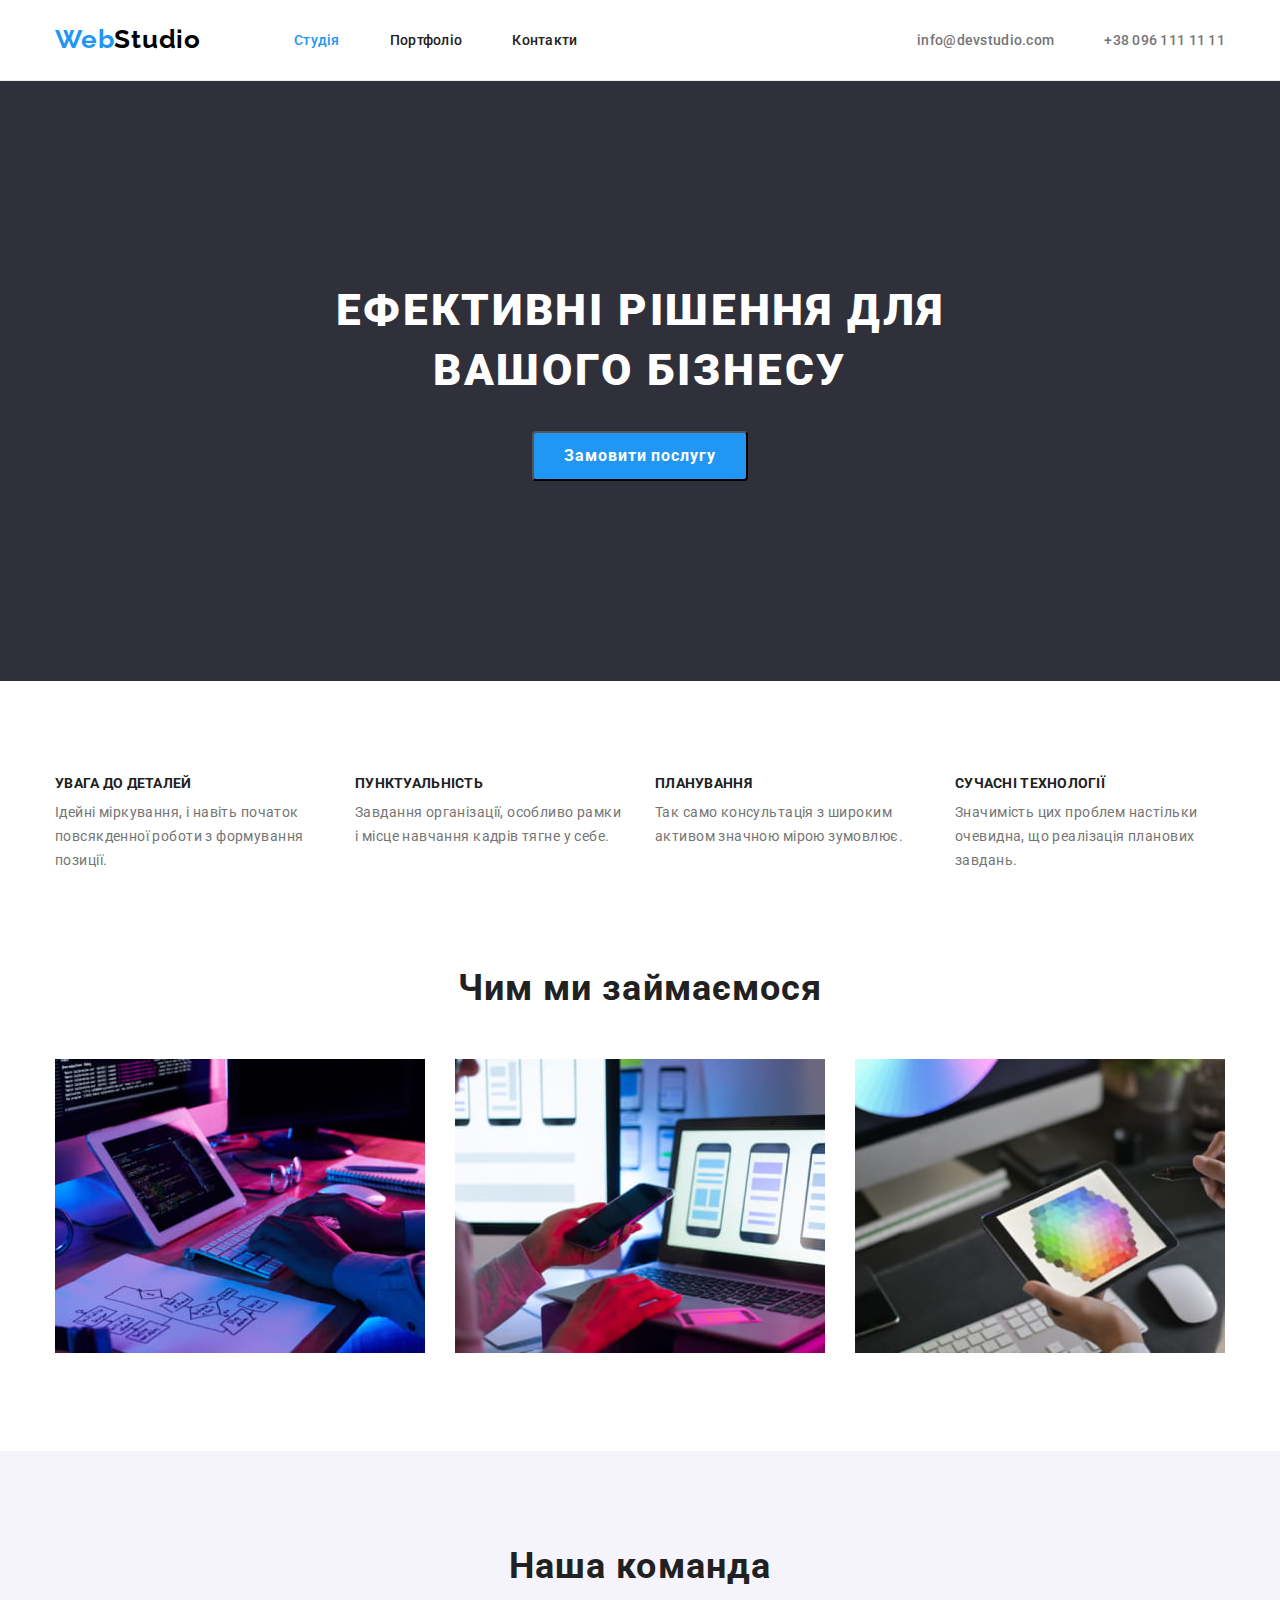
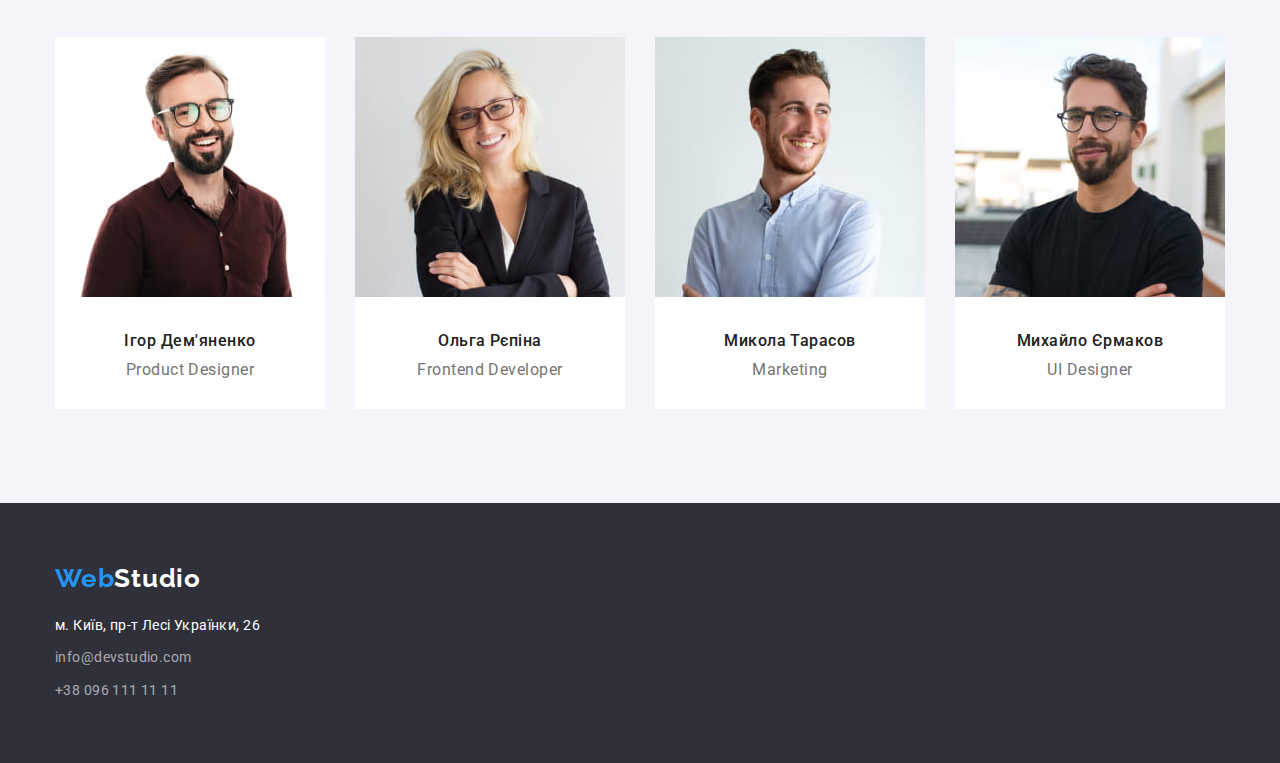
<file: index.html>
<!DOCTYPE html>
<html lang="uk">
  <head>
    <meta charset="UTF-8" />
    <meta http-equiv="X-UA-Compatible" content="IE=edge" />
    <meta name="viewport" content="width=device-width, initial-scale=1.0" />
    <title>Веб Студія</title>

    <link rel="preconnect" href="https://fonts.googleapis.com" />
    <link rel="preconnect" href="https://fonts.gstatic.com" crossorigin />
    <link
      href="https://fonts.googleapis.com/css2?family=Raleway:wght@700&family=Roboto:wght@400;500;700;900&display=swap"
      rel="stylesheet"
    />
    <link
      rel="stylesheet"
      href="https://cdnjs.cloudflare.com/ajax/libs/modern-normalize/1.1.0/modern-normalize.min.css"
    />
    <link rel="stylesheet" href="./css/styles.css" />
  </head>
  <body>
    <header class="site-header">
      <div class="container container-header">
        <nav class="navigation">
          <a class="logo" href="./index.html"><span class="web">Web</span>Studio</a>

          <ul class="site-nav list">
            <li class="item">
              <a class="link current" href="./index.html">Студія</a>
            </li>
            <li class="item">
              <a class="link" href="./portfolio.html">Портфоліо</a>
            </li>
            <li class="item">
              <a class="link" href="#">Контакти</a>
            </li>
          </ul>
        </nav>

        <ul class="contacts list">
          <li class="item">
            <a class="link" href="mailto:info@devstudio.com">info@devstudio.com</a>
          </li>
          <li class="item">
            <a class="link" href="tel:+380961111111">+38 096 111 11 11</a>
          </li>
        </ul>
      </div>
    </header>

    <main>
      <section class="hero">
        <h1 class="hero-title">Ефективні рішення для вашого бізнесу</h1>
        <button class="hero-btn" type="button">Замовити послугу</button>
      </section>

      <section class="section features">
        <div class="container">
          <h2 class="visually-hidden">Особливості</h2>
          <ul class="features-list list">
            <li class="item">
              <h3 class="features-title">УВАГА ДО ДЕТАЛЕЙ</h3>
              <p class="features-desc">
                Ідейні міркування, і навіть початок повсякденної роботи з формування позиції.
              </p>
            </li>
            <li class="item">
              <h3 class="features-title">ПУНКТУАЛЬНІСТЬ</h3>
              <p class="features-desc">
                Завдання організації, особливо рамки і місце навчання кадрів тягне у себе.
              </p>
            </li>
            <li class="item">
              <h3 class="features-title">ПЛАНУВАННЯ</h3>
              <p class="features-desc">
                Так само консультація з широким активом значною мірою зумовлює.
              </p>
            </li>
            <li class="item">
              <h3 class="features-title">СУЧАСНІ ТЕХНОЛОГІЇ</h3>
              <p class="features-desc">
                Значимість цих проблем настільки очевидна, що реалізація планових завдань.
              </p>
            </li>
          </ul>
        </div>
      </section>

      <section class="activities">
        <div class="container">
          <h2 class="activities-title">Чим ми займаємося</h2>
          <ul class="activities-list list">
            <li class="item">
              <img src="./images/img1.jpeg" alt="Картинка 1" width="370" />
            </li>
            <li class="item">
              <img src="./images/img2.jpeg" alt="Картинка 2" width="370" />
            </li>
            <li class="item">
              <img src="./images/img3.jpeg" alt="Картинка 3" width="370" />
            </li>
          </ul>
        </div>
      </section>

      <section class="section team">
        <div class="container">
          <h2 class="team-title">Наша команда</h2>
          <ul class="team-list list">
            <li class="card">
              <img src="./images/demianenko.jpeg" alt="Ігор Дем'яненко" width="270" />
              <div class="card-text">
                <h3 class="card-title">Ігор Дем'яненко</h3>
                <p class="card-desc" lang="en">Product Designer</p>
              </div>
            </li>
            <li class="card">
              <img src="./images/riepina.jpeg" alt="Ольга Рєпіна" width="270" />
              <div class="card-text">
                <h3 class="card-title">Ольга Рєпіна</h3>
                <p class="card-desc" lang="en">Frontend Developer</p>
              </div>
            </li>
            <li class="card">
              <img src="./images/tarasov.jpeg" alt="Микола Тарасов" width="270" />
              <div class="card-text">
                <h3 class="card-title">Микола Тарасов</h3>
                <p class="card-desc" lang="en">Marketing</p>
              </div>
            </li>
            <li class="card">
              <img src="./images/iermakov.jpeg" alt="Михайло Єрмаков" width="270" />
              <div class="card-text">
                <h3 class="card-title">Михайло Єрмаков</h3>
                <p class="card-desc" lang="en">UI Designer</p>
              </div>
            </li>
          </ul>
        </div>
      </section>
    </main>

    <footer class="site-footer">
      <div class="container">
        <a class="logo" href="./index.html"><span class="web">Web</span>Studio </a>
        <address class="site-address">
          <ul class="address-list list">
            <li class="address-item">
              <a
                class="map"
                href="https://goo.gl/maps/CPtrU1FHBa2aNyZL9"
                target="_blank"
                rel="noopener noreferrer"
                >м. Київ, пр-т Лесі Українки, 26</a
              >
            </li>
            <li class="address-item">
              <a class="mail" href="mailto:info@devstudio.com">info@devstudio.com</a>
            </li>
            <li class="address-item">
              <a class="tel" href="tel:+380961111111">+38 096 111 11 11</a>
            </li>
          </ul>
        </address>
      </div>
    </footer>
  </body>
</html>
</file>
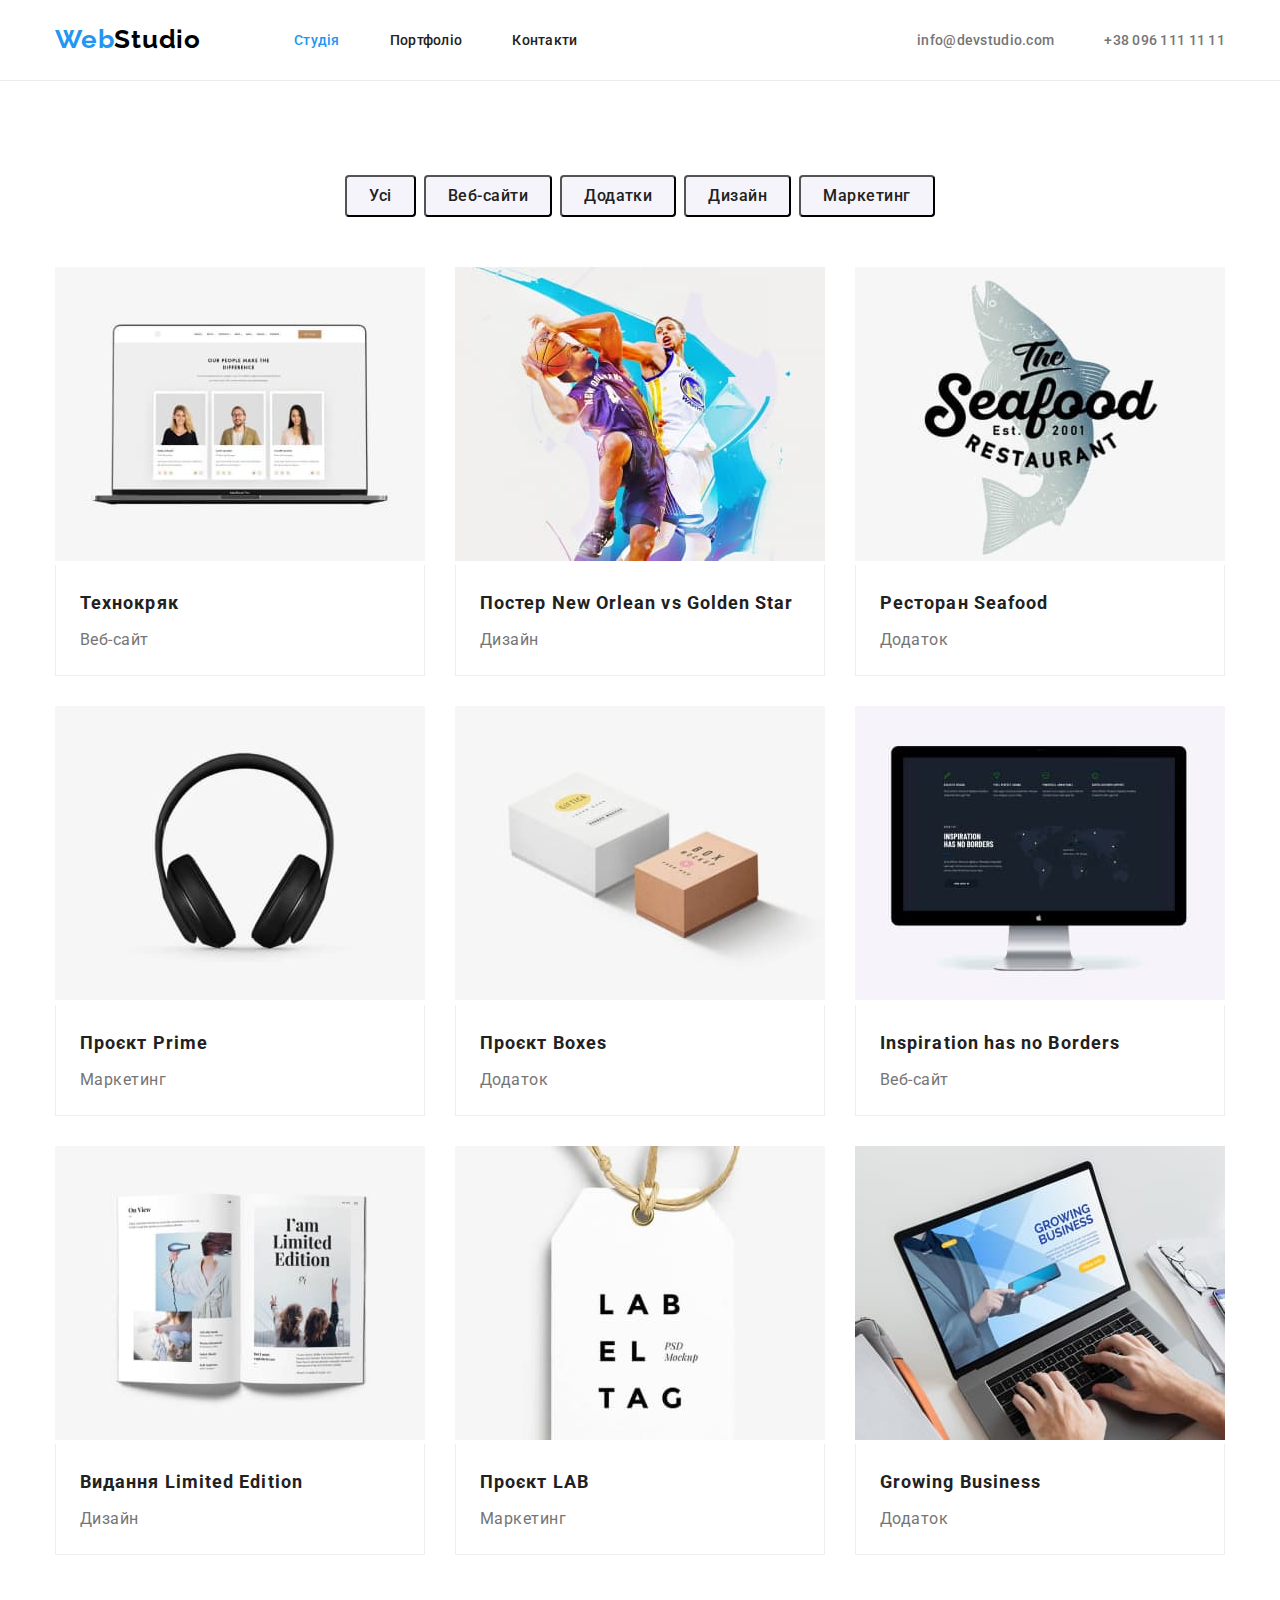
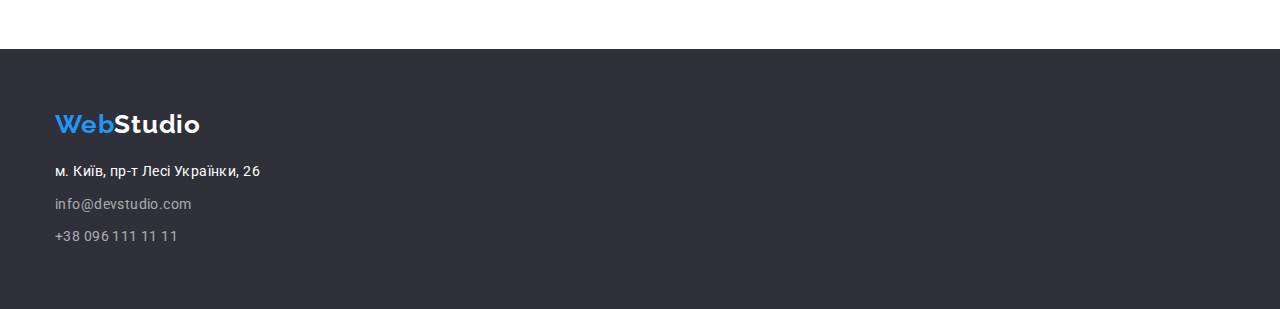
<file: portfolio.html>
<!DOCTYPE html>
<html lang="uk">
  <head>
    <meta charset="UTF-8" />
    <meta http-equiv="X-UA-Compatible" content="IE=edge" />
    <meta name="viewport" content="width=device-width, initial-scale=1.0" />
    <title>Портфоліо</title>
    <link rel="preconnect" href="https://fonts.googleapis.com" />
    <link rel="preconnect" href="https://fonts.gstatic.com" crossorigin />
    <link
      href="https://fonts.googleapis.com/css2?family=Raleway:wght@700&family=Roboto:wght@400;500;700;900&display=swap"
      rel="stylesheet"
    />
    <link
      rel="stylesheet"
      href="https://cdnjs.cloudflare.com/ajax/libs/modern-normalize/1.1.0/modern-normalize.min.css"
    />
    <link rel="stylesheet" href="./css/styles.css" />
  </head>
  <body>
    <header class="site-header">
      <div class="container container-header">
        <nav class="navigation">
          <a class="logo" href="./index.html"><span class="web">Web</span>Studio</a>

          <ul class="site-nav list">
            <li class="item">
              <a class="link current" href="./index.html">Студія</a>
            </li>
            <li class="item">
              <a class="link" href="./portfolio.html">Портфоліо</a>
            </li>
            <li class="item">
              <a class="link" href="#">Контакти</a>
            </li>
          </ul>
        </nav>

        <ul class="contacts list">
          <li class="item">
            <a class="link" href="mailto:info@devstudio.com">info@devstudio.com</a>
          </li>
          <li class="item">
            <a class="link" href="tel:+380961111111">+38 096 111 11 11</a>
          </li>
        </ul>
      </div>
    </header>

    <main>
      <section class="section">
        <div class="container">
          <div class="filter-container">
            <h1 class="visually-hidden">Проєкти</h1>
            <ul class="filter-list list">
              <li>
                <button class="filter-btn" type="button">Усі</button>
              </li>
              <li><button class="filter-btn" type="button">Веб-сайти</button></li>
              <li><button class="filter-btn" type="button">Додатки</button></li>
              <li><button class="filter-btn" type="button">Дизайн</button></li>
              <li><button class="filter-btn" type="button">Маркетинг</button></li>
            </ul>
          </div>
          <div class="project-container">
            <ul class="project-list list">
              <li class="project-item">
                <a href="#">
                  <img
                    src="./images/technokriak.jpeg"
                    alt="Веб-сайт компанії Технокряк"
                    width="370"
                  />
                  <div class="project-text">
                    <h2 class="project-title">Технокряк</h2>
                    <p class="project-type">Веб-сайт</p>
                  </div>
                </a>
              </li>

              <li class="project-item">
                <a href="#">
                  <img src="./images/poster.jpeg" alt="Постер баскетбольного матчу" width="370" />
                  <div class="project-text">
                    <h2 class="project-title">
                      Постер <span lang="en">New Orlean vs Golden Star</span>
                    </h2>
                    <p class="project-type">Дизайн</p>
                  </div>
                </a>
              </li>

              <li class="project-item">
                <a href="#">
                  <img
                    src="./images/restaurant.jpeg"
                    alt="Додаток ресторану морепродуктів"
                    width="370"
                  />
                  <div class="project-text">
                    <h2 class="project-title">Ресторан <span lang="en">Seafood</span></h2>
                    <p class="project-type">Додаток</p>
                  </div>
                </a>
              </li>

              <li class="project-item">
                <a href="#">
                  <img src="./images/prime.jpeg" alt="Маркетинг для проєкту Прайм" width="370" />
                  <div class="project-text">
                    <h2 class="project-title">Проєкт <span lang="en">Prime</span></h2>
                    <p class="project-type">Маркетинг</p>
                  </div>
                </a>
              </li>

              <li class="project-item">
                <a href="#">
                  <img src="./images/boxes.jpeg" alt="Додаток для проєкту Коробочки" width="370" />
                  <div class="project-text">
                    <h2 class="project-title">Проєкт <span lang="en">Boxes</span></h2>
                    <p class="project-type">Додаток</p>
                  </div>
                </a>
              </li>

              <li class="project-item">
                <a href="#">
                  <img
                    src="./images/inspiration.jpeg"
                    alt="Веб-сайт для проекту Натхнення без меж"
                    width="370"
                  />
                  <div class="project-text">
                    <h2 class="project-title" lang="en">Inspiration has no Borders</h2>
                    <p class="project-type">Веб-сайт</p>
                  </div>
                </a>
              </li>

              <li class="project-item">
                <a href="#">
                  <img
                    src="./images/edition.jpeg"
                    alt="Дизайн для видання Обмежений наклад"
                    width="370"
                  />
                  <div class="project-text">
                    <h2 class="project-title">Видання <span lang="en">Limited Edition</span></h2>
                    <p class="project-type">Дизайн</p>
                  </div>
                </a>
              </li>

              <li class="project-item">
                <a href="#">
                  <img src="./images/lab.jpeg" alt="Маркетинг для проєкту ЛАБ" width="370" />
                  <div class="project-text">
                    <h2 class="project-title">Проєкт <span lang="en">LAB</span></h2>
                    <p class="project-type">Маркетинг</p>
                  </div>
                </a>
              </li>

              <li class="project-item">
                <a href="#">
                  <img src="./images/business.jpeg" alt="Додаток Зростаючий бізнес" width="370" />
                  <div class="project-text">
                    <h2 class="project-title" lang="en">Growing Business</h2>
                    <p class="project-type">Додаток</p>
                  </div>
                </a>
              </li>
            </ul>
          </div>
        </div>
      </section>
    </main>

    <footer class="site-footer">
      <div class="container">
        <a class="logo" href="./index.html"><span class="web">Web</span>Studio </a>
        <address class="site-address">
          <ul class="address-list list">
            <li class="address-item">
              <a
                class="map"
                href="https://goo.gl/maps/CPtrU1FHBa2aNyZL9"
                target="_blank"
                rel="noopener noreferrer"
                >м. Київ, пр-т Лесі Українки, 26</a
              >
            </li>
            <li class="address-item">
              <a class="mail" href="mailto:info@devstudio.com">info@devstudio.com</a>
            </li>
            <li class="address-item">
              <a class="tel" href="tel:+380961111111">+38 096 111 11 11</a>
            </li>
          </ul>
        </address>
      </div>
    </footer>
  </body>
</html>
</file>
<file: css/styles.css>
:root {
  --primary-color: #757575;
  --secondary-color: #212121;
  --accent-color: #2196f3;
  --bg-primary-color: #2f303a;
  --bg-secondary-color: #f5f4fa;
  --white-color: #ffffff;
  --white-color-transparent: rgba(255, 255, 255, 0.6);
  --logo-color: #000000;
  --button-active-color: #188ce8;
  --border-color: #eeeeee;
  --border-header-color: #ececec;
}

body {
  background-color: var(--white-color);
  color: var(--primary-color);
  font-family: 'Roboto', sans-serif;
}

a {
  text-decoration: none;
}

h1,
h2,
h3,
p {
  margin-top: 0;
  margin-bottom: 0;
}

.list {
  list-style: none;
  padding: 0;
  margin: 0;
}

.container {
  width: 1200px;
  padding-left: 15px;
  padding-right: 15px;
  margin: 0 auto;
}

/*-----HEADER-----*/
.site-header {
  border-bottom: 1px solid var(--border-header-color);
}

.container-header {
  display: flex;
  align-items: center;
}

.navigation {
  display: flex;
}

.site-nav,
.contacts {
  display: flex;
  gap: 50px;
}

.site-header a {
  font-weight: 500;
  font-size: 14px;
  line-height: 1.17;
  letter-spacing: 0.02em;
}
.site-header a:hover,
.site-header a:focus,
.site-footer a:hover,
.site-footer a:focus {
  color: var(--accent-color);
}

.navigation .logo,
.site-footer .logo {
  font-family: 'Raleway', sans-serif;
  font-weight: 700;
  font-size: 26px;
  line-height: 1.17;
  letter-spacing: 0.03em;
}
.navigation .logo {
  margin-right: 93px;
  padding-top: 24px;
  padding-bottom: 25px;
  color: var(--logo-color);
}

.web {
  color: var(--accent-color);
}

.site-nav .link,
.contacts .link {
  display: block;
  padding-top: 32px;
  padding-bottom: 32px;
}

.site-nav .link {
  color: var(--secondary-color);
}

.site-nav .current {
  color: var(--accent-color);
}

.contacts {
  margin-left: auto;
}

.contacts .link {
  color: var(--primary-color);
}

/*-----HERO-----*/

.hero,
.site-footer {
  background-color: var(--bg-primary-color);
}

.hero {
  text-align: center;
  color: var(--white-color);
  padding-top: 200px;
  padding-bottom: 200px;
}

.hero-title {
  margin-bottom: 30px;
  margin-left: auto;
  margin-right: auto;
  max-width: 696px;
  color: var(--white-color);
  font-weight: 900;
  font-size: 44px;
  line-height: 1.36;
  letter-spacing: 0.06em;
  text-transform: uppercase;
}

.hero-btn {
  display: inline-block;
  border-radius: 4px;
  min-width: 216px;
  height: 50px;
  background-color: var(--accent-color);
  color: var(--white-color);
  font-family: inherit;
  font-weight: 700;
  font-size: 16px;
  line-height: 1.88;
  letter-spacing: 0.06em;
  cursor: pointer;
}
.hero-btn:active {
  background-color: var(--button-active-color);
}

/*-----FEATURES-----*/

.section {
  padding-top: 94px;
  padding-bottom: 94px;
}

.visually-hidden {
  position: absolute;
  width: 1px;
  height: 1px;
  margin: -1px;
  border: 0;
  padding: 0;
  white-space: nowrap;
  clip-path: inset(100%);
  clip: rect(0 0 0 0);
  overflow: hidden;
}

.features-list,
.activities-list,
.team-list {
  display: flex;
  gap: 30px;
}

.features-list .item {
  max-width: 270px;
}

.activities-title,
.features-title,
.team-title .card-title,
.project-title {
  color: var(--secondary-color);
}

.features-title {
  margin-bottom: 10px;
  font-size: 14px;
  line-height: 1.17;
  letter-spacing: 0.02em;
  text-transform: uppercase;
}

.features-desc {
  font-size: 14px;
  line-height: 1.7;
  letter-spacing: 0.03em;
}

/*-----ACTIVITIES------*/

.activities {
  padding-bottom: 94px;
}

.activities-title,
.team-title {
  margin-bottom: 50px;
  font-size: 36px;
  line-height: 1.17;
  letter-spacing: 0.03em;
  text-align: center;
  color: var(--secondary-color);
}

/*-----TEAM-----*/

.team {
  background-color: var(--bg-secondary-color);
}

.card {
  background-color: var(--white-color);
  display: inline-block;
  text-align: center;
}

.card-text {
  padding-top: 30px;
  padding-bottom: 30px;
}

.card-title {
  margin-bottom: 10px;
  font-weight: 500;
  font-size: 16px;
  line-height: 1.17;
  letter-spacing: 0.03em;
  color: var(--secondary-color);
}

.card-desc {
  font-size: 16px;
  line-height: 1.17;
  letter-spacing: 0.03em;
}

/*-----FOOTER-----*/
.site-footer {
  padding: 60px 0;
}

.site-footer .logo {
  display: inline-block;
  margin-bottom: 20px;
  color: var(--white-color);
}

.site-footer address {
  font-style: normal;
  font-size: 14px;
  line-height: 1.7;
  letter-spacing: 0.03em;
}

.address-list {
  display: inline-block;
}
.address-item:not(:last-child) {
  margin-bottom: 9px;
}

.site-footer .map {
  color: var(--white-color);
}

.site-footer .mail,
.site-footer .tel {
  color: var(--white-color-transparent);
}

/*-----PORTFOLIO-----*/

.filter-list {
  display: flex;
  gap: 8px;
  justify-content: center;
  margin-bottom: 50px;
}

.filter-btn {
  padding: 6px 22px;
  border-radius: 4px;
  background-color: var(--bg-secondary-color);
  color: var(--secondary-color);
  font-family: 'Roboto', sans-serif;
  font-weight: 500;
  font-size: 16px;
  line-height: 1.6;
  letter-spacing: 0.03em;
}
.filter-btn:hover,
.filter-btn:focus {
  background-color: var(--accent-color);
  color: var(--white-color);
  cursor: pointer;
}

/*-----PROJECT-----*/

.project-list {
  display: flex;
  flex-wrap: wrap;
  gap: 30px;
}

.project-item {
  width: calc((100% - 30px * 2) / 3);
}

.project-text {
  padding: 20px 24px;
  min-width: 322px;
  border: 1px solid var(--border-color);
  border-top: none;
}

.project-title {
  margin-bottom: 4px;
  color: var(--secondary-color);
  font-size: 18px;
  line-height: 2;
  letter-spacing: 0.06em;
}

.project-type {
  color: var(--primary-color);
  font-size: 16px;
  line-height: 1.88;
  letter-spacing: 0.03em;
}
</file>
